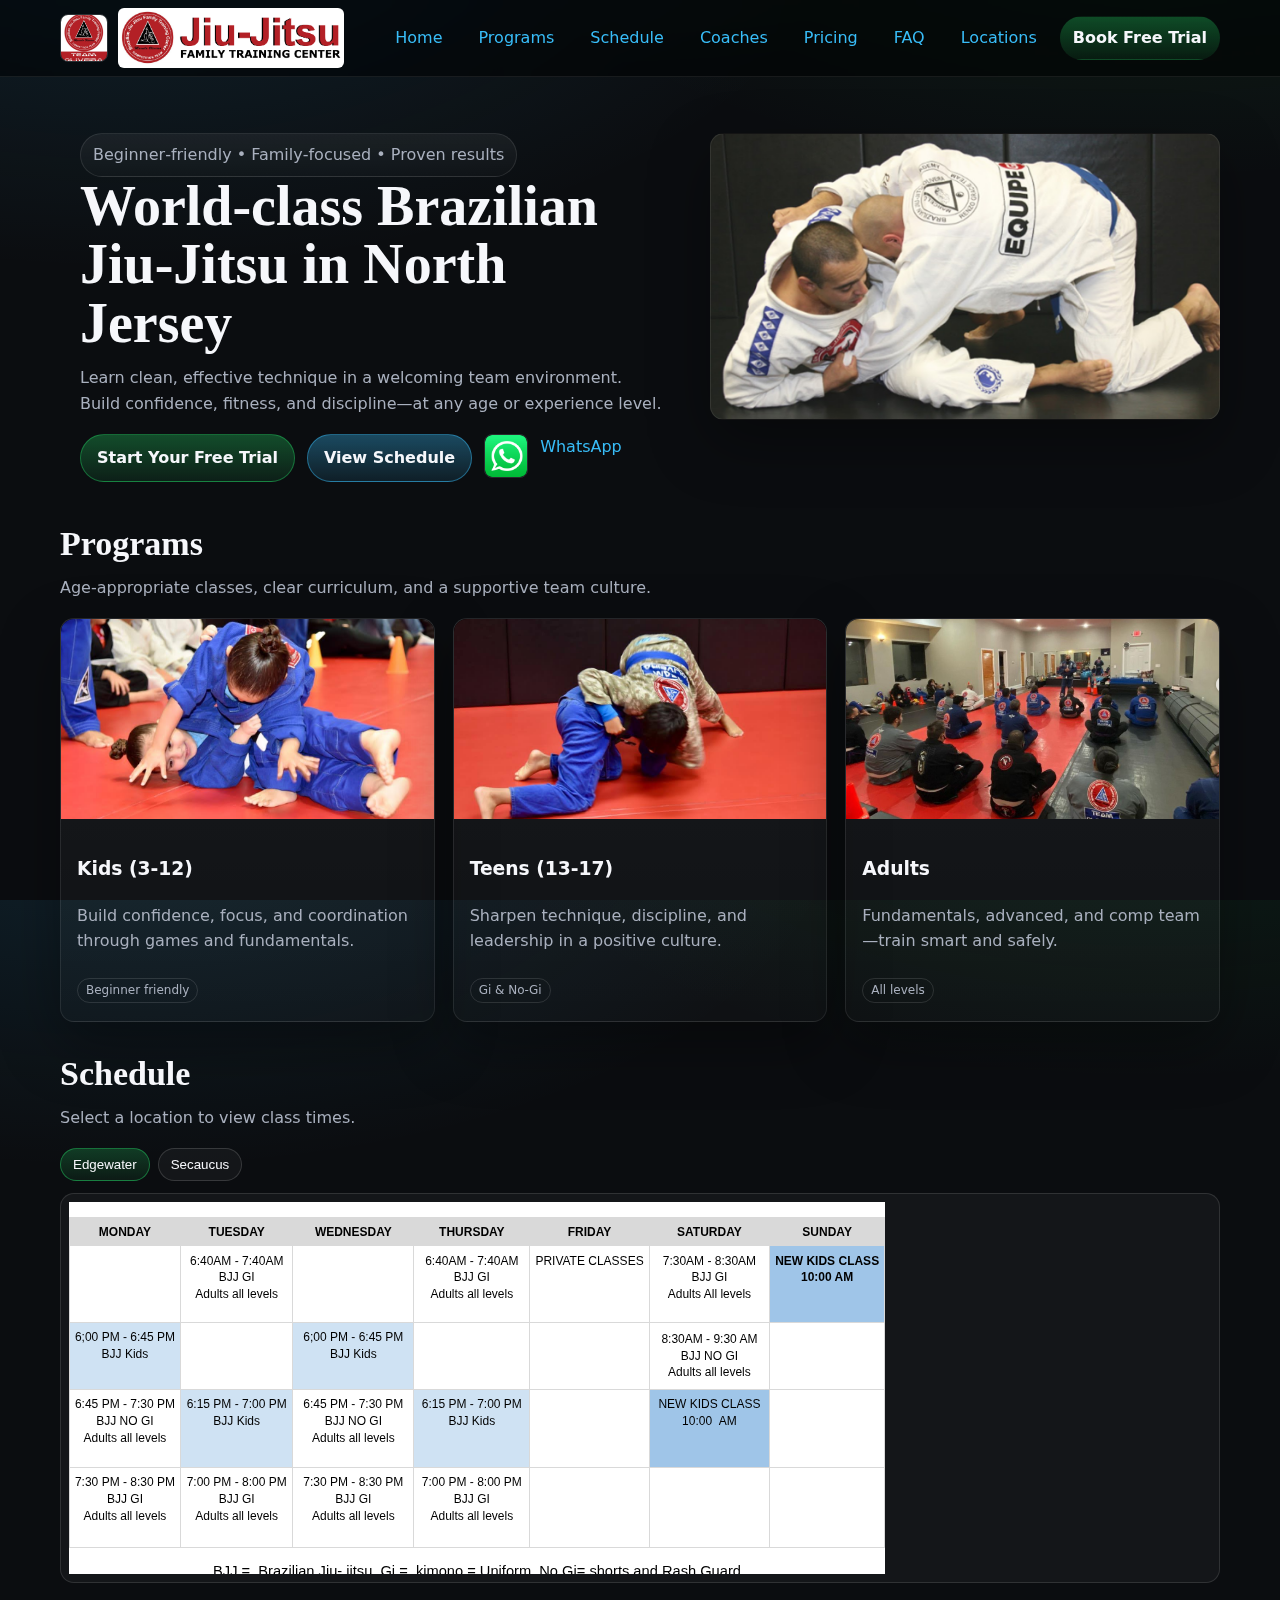
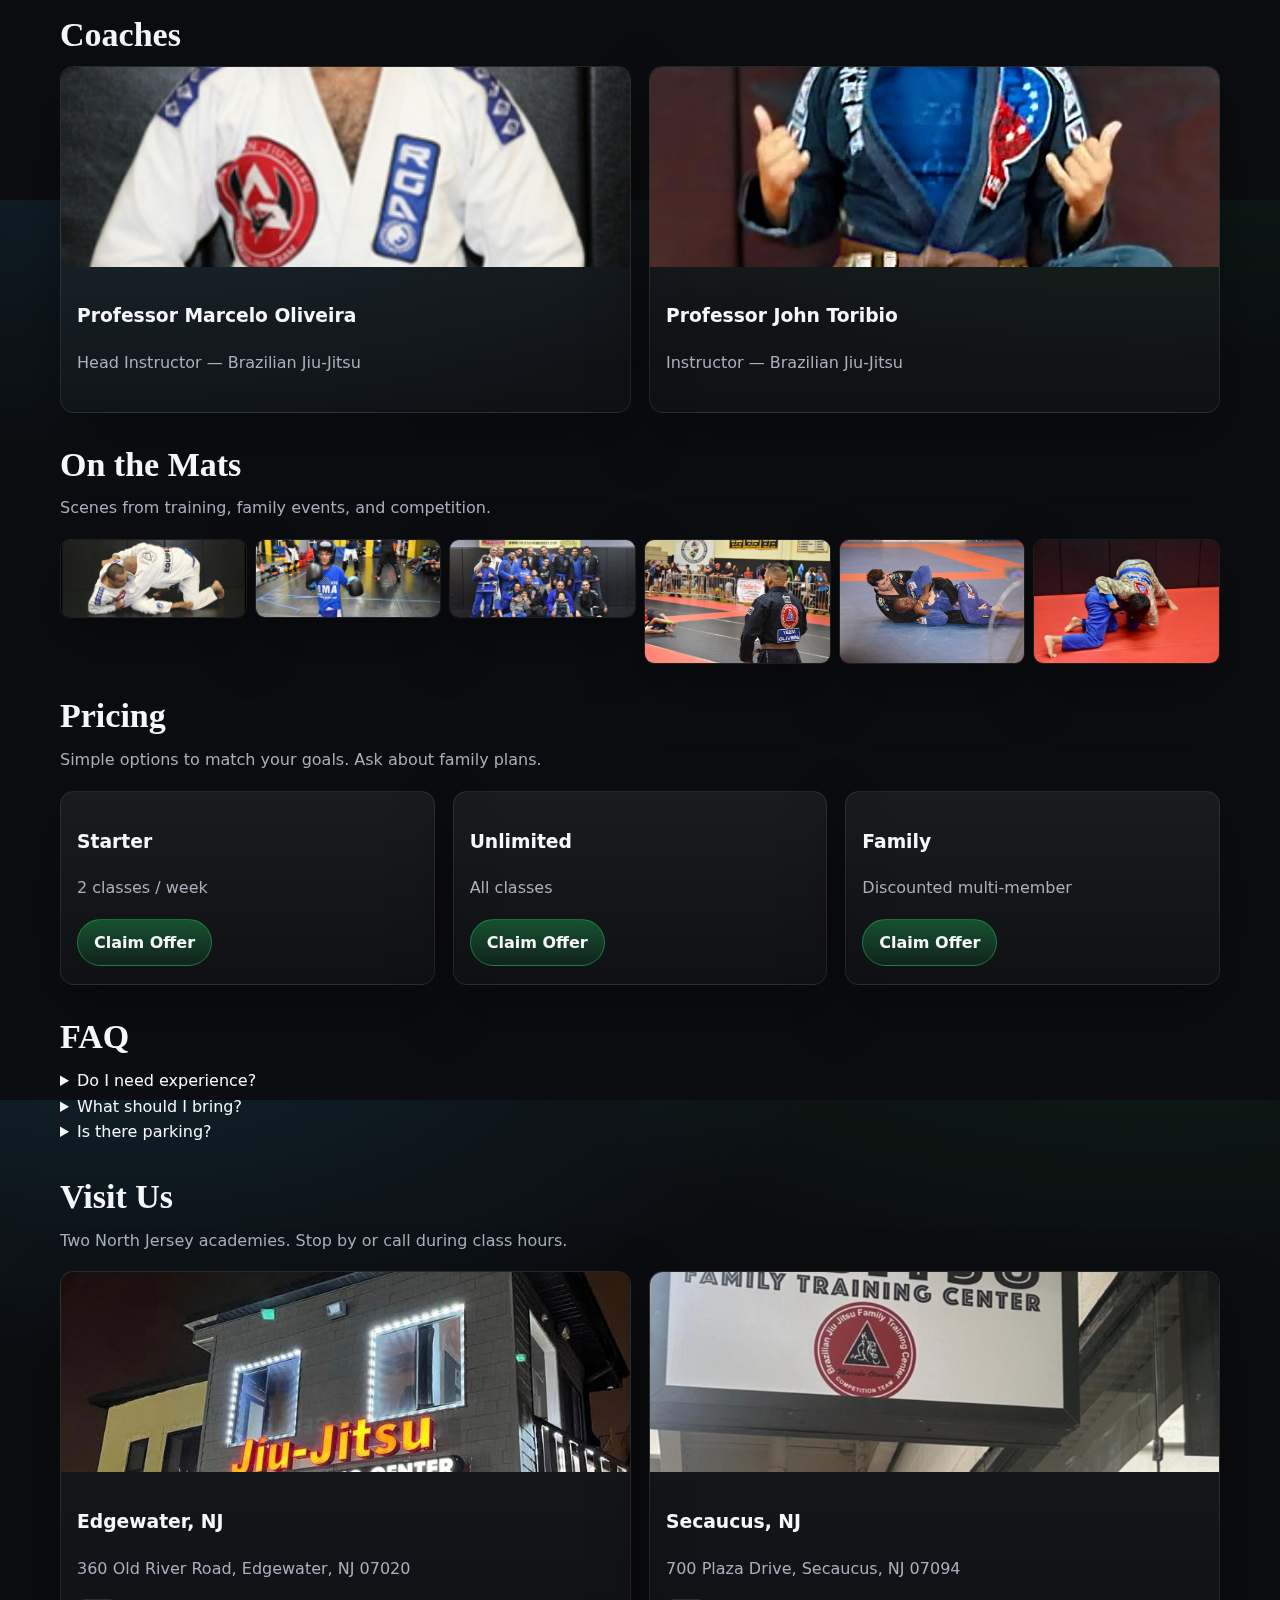
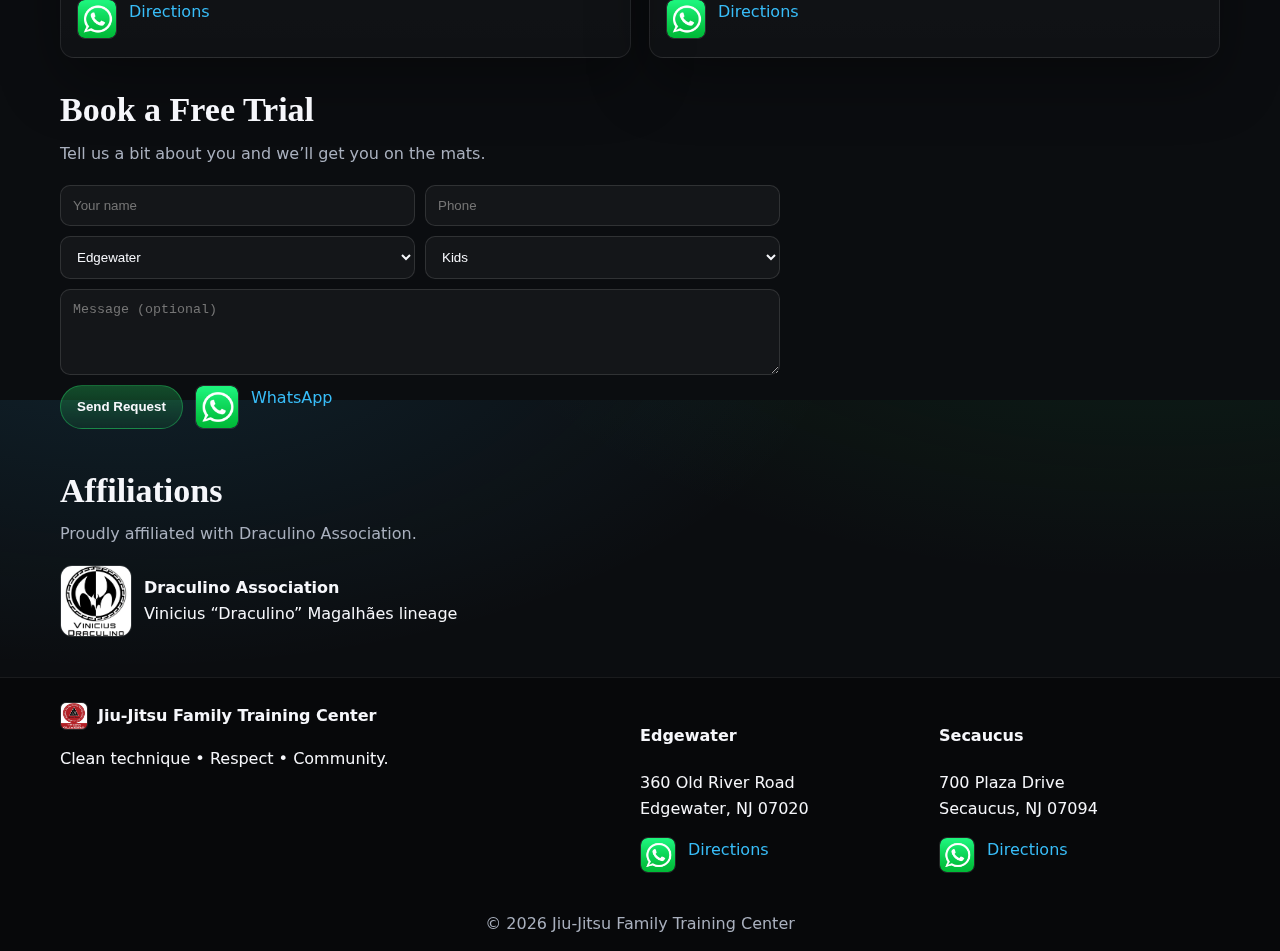
<file: index.html>
<!doctype html>
<html lang="en">
  <head>
    <meta charset="utf-8" />
    <meta name="viewport" content="width=device-width, initial-scale=1" />
    <title>FTC — Jiu‑Jitsu Family Training Center</title>
    <link rel="icon" href="images/team-oliveira-logo.jpg" />
    <link rel="stylesheet" href="styles.css" />
  </head>
  <body id="top">
    <header>
      <nav class="nav" id="nav">
        <a class="brand" href="#top" aria-label="FTC Home">
          <img class="small" src="images/team-oliveira-logo.jpg" alt="Team Oliveira crest" />
          <img class="long" src="images/ftc-site-logo-2025.png" alt="FTC — Jiu‑Jitsu Family Training Center" />
        </a>
        <div class="navlinks">
          <a href="#welcome">Home</a>
          <a href="#programs">Programs</a>
          <a href="#schedule">Schedule</a>
          <a href="#coaches">Coaches</a>
          <a href="#pricing">Pricing</a>
          <a href="#faq">FAQ</a>
          <a href="#locations">Locations</a>
          <a href="#contact" class="cta">Book Free Trial</a>
        </div>
        <button class="menu-btn" id="menuToggle" aria-label="Open menu" aria-expanded="false">☰</button>
      </nav>
    </header>

    <main>
      <!-- HERO -->
      <section class="hero section" id="welcome">
        <div class="wrap" style="padding-left:0; padding-right:0">
          <div style="padding: 0 20px">
            <span class="tag">Beginner‑friendly • Family‑focused • Proven results</span>
            <h1>World‑class Brazilian Jiu‑Jitsu in North Jersey</h1>
            <p class="section-sub">Learn clean, effective technique in a welcoming team environment. Build confidence, fitness, and discipline—at any age or experience level.</p>
            <div class="info">
              <a class="cta" href="#contact">Start Your Free Trial</a>
              <a class="cta" href="#schedule" style="border-color: rgba(56,189,248,.45); background: linear-gradient(180deg, rgba(56,189,248,.35), rgba(56,189,248,.1));">View Schedule</a>
              <a href="tel:+16463193759" title="Call FTC" aria-label="Call FTC" class="icon-call">
                <img src="images/whatsapp-button.png" alt="Call FTC" style="width: 44px; height: auto; border-radius: 8px; border: 1px solid rgba(255,255,255,.12)" />
              </a>
              <a href="https://wa.me/16463193759" target="_blank" rel="noopener">WhatsApp</a>
            </div>
          </div>
          <div class="poster" id="heroPoster" role="img" aria-label="Training on the mats" style="background-image:url('images/banner-1.jpg')"></div>
        </div>
      </section>

      <!-- PROGRAMS -->
      <section id="programs" class="section" aria-label="Programs">
        <h2>Programs</h2>
        <p class="section-sub">Age‑appropriate classes, clear curriculum, and a supportive team culture.</p>
        <div class="grid">
          <article class="card"><div class="img" style="background-image:url('images/kids2.jpg')"></div><div class="body"><h3>Kids (3‑12)</h3><p class="section-sub">Build confidence, focus, and coordination through games and fundamentals.</p><span class="pill">Beginner friendly</span></div></article>
          <article class="card"><div class="img" style="background-image:url('images/teens.jpg')"></div><div class="body"><h3>Teens (13‑17)</h3><p class="section-sub">Sharpen technique, discipline, and leadership in a positive culture.</p><span class="pill">Gi & No‑Gi</span></div></article>
          <article class="card"><div class="img" style="background-image:url('images/adults-class.jpg')"></div><div class="body"><h3>Adults</h3><p class="section-sub">Fundamentals, advanced, and comp team—train smart and safely.</p><span class="pill">All levels</span></div></article>
        </div>
      </section>

      <!-- SCHEDULE (tabs by location) -->
      <section id="schedule" class="section" aria-label="Schedule">
        <h2>Schedule</h2>
        <p class="section-sub">Select a location to view class times.</p>
        <div class="tabs" role="tablist">
          <button id="tab-edgewater" class="active" role="tab" aria-controls="panel-edgewater" aria-selected="true">Edgewater</button>
          <button id="tab-secaucus" role="tab" aria-controls="panel-secaucus" aria-selected="false">Secaucus</button>
        </div>
        <div id="panel-edgewater" role="tabpanel" aria-labelledby="tab-edgewater">
          <div style="border:1px solid rgba(255,255,255,.12); border-radius:14px; overflow:hidden; background:rgba(255,255,255,.04)">
            <iframe title="Edgewater Class Schedule" style="width:100%; height:380px; border:0" loading="lazy" src="images/pub.html"></iframe>
          </div>
        </div>
        <div id="panel-secaucus" role="tabpanel" aria-labelledby="tab-secaucus" hidden>
          <div style="border:1px solid rgba(255,255,255,.12); border-radius:14px; overflow:hidden; background:rgba(255,255,255,.04)">
            <iframe title="Secaucus Class Schedule" style="width:100%; height:380px; border:0" loading="lazy" src="images/pub(1).html"></iframe>
          </div>
        </div>
      </section>

      <!-- COACHES -->
      <section id="coaches" class="section" aria-label="Coaches">
        <h2>Coaches</h2>
        <div class="grid">
          <article class="card" style="grid-column: span 6"><div class="img" style="background-image:url('images/professor.jpg')"></div><div class="body"><h3>Professor Marcelo Oliveira</h3><p class="section-sub">Head Instructor — Brazilian Jiu‑Jitsu</p></div></article>
          <article class="card" style="grid-column: span 6"><div class="img" style="background-image:url('images/professor-john.jpg')"></div><div class="body"><h3>Professor John Toribio</h3><p class="section-sub">Instructor — Brazilian Jiu‑Jitsu</p></div></article>
        </div>
      </section>

      <!-- GALLERY -->
      <section class="section" aria-label="On the Mats">
        <h2>On the Mats</h2>
        <p class="section-sub">Scenes from training, family events, and competition.</p>
        <div class="gallery">
          <img loading="lazy" src="images/banner-1.jpg" alt="Mat talk" />
          <img loading="lazy" src="images/banner-2.jpg" alt="Gi fundamentals" />
          <img loading="lazy" src="images/banner-3.jpg" alt="Kids MMA class" />
          <img loading="lazy" src="images/tournament.jpg" alt="Tournament action" />
          <img loading="lazy" src="images/tournament2.jpg" alt="Tournament action" />
          <img loading="lazy" src="images/teens.jpg" alt="Teens drilling" />
        </div>
      </section>

      <!-- PRICING -->
      <section id="pricing" class="section" aria-label="Pricing">
        <h2>Pricing</h2>
        <p class="section-sub">Simple options to match your goals. Ask about family plans.</p>
        <div class="grid">
          <article class="card"><div class="body"><h3>Starter</h3><p class="section-sub">2 classes / week</p><a class="cta" href="#contact">Claim Offer</a></div></article>
          <article class="card"><div class="body"><h3>Unlimited</h3><p class="section-sub">All classes</p><a class="cta" href="#contact">Claim Offer</a></div></article>
          <article class="card"><div class="body"><h3>Family</h3><p class="section-sub">Discounted multi‑member</p><a class="cta" href="#contact">Claim Offer</a></div></article>
        </div>
      </section>

      <!-- FAQ -->
      <section id="faq" class="section" aria-label="FAQ">
        <h2>FAQ</h2>
        <details><summary>Do I need experience?</summary><p class="section-sub">No. Start in Fundamentals—coaches meet you at your level and pace.</p></details>
        <details><summary>What should I bring?</summary><p class="section-sub">Water and workout clothes. We have loaner gis; rashguards/shorts for No‑Gi.</p></details>
        <details><summary>Is there parking?</summary><p class="section-sub">Yes—easy parking near both academies.</p></details>
      </section>

      <!-- LOCATIONS -->
      <section id="locations" class="section" aria-label="Locations">
        <h2>Visit Us</h2>
        <p class="section-sub">Two North Jersey academies. Stop by or call during class hours.</p>
        <div class="grid">
          <article class="card" style="grid-column: span 6">
            <div class="img" style="background-image:url('images/storefront-night.jpg')"></div>
            <div class="body">
              <h3>Edgewater, NJ</h3>
              <p class="section-sub">360 Old River Road, Edgewater, NJ 07020</p>
              <div class="info">
                <a href="tel:+16463193759" aria-label="Call Edgewater" title="Call Edgewater" class="icon-call"><img src="images/whatsapp-button.png" alt="Call Edgewater" style="width: 40px; height: auto; border-radius: 8px; border: 1px solid rgba(255,255,255,.12)" /></a>
                <a href="https://maps.google.com/?q=360%20Old%20River%20Road%2C%20Edgewater%2C%20NJ%2007020" target="_blank" rel="noopener">Directions</a>
              </div>
            </div>
          </article>
          <article class="card" style="grid-column: span 6">
            <div class="img" style="background-image:url('images/storefront-secaucus.jpg')"></div>
            <div class="body">
              <h3>Secaucus, NJ</h3>
              <p class="section-sub">700 Plaza Drive, Secaucus, NJ 07094</p>
              <div class="info">
                <a href="tel:+16463193759" aria-label="Call Secaucus" title="Call Secaucus" class="icon-call"><img src="images/whatsapp-button.png" alt="Call Secaucus" style="width: 40px; height: auto; border-radius: 8px; border: 1px solid rgba(255,255,255,.12)" /></a>
                <a href="https://maps.google.com/?q=700%20Plaza%20Drive%2C%20Secaucus%2C%20NJ%2007094" target="_blank" rel="noopener">Directions</a>
              </div>
            </div>
          </article>
        </div>
      </section>

      <!-- CONTACT -->
      <section id="contact" class="section" aria-label="Contact">
        <h2>Book a Free Trial</h2>
        <p class="section-sub">Tell us a bit about you and we’ll get you on the mats.</p>
        <form id="contactForm" style="display:grid; gap:10px; max-width:720px">
          <div class="grid" style="grid-template-columns: repeat(12, 1fr); gap: 10px">
            <input required name="name" placeholder="Your name" style="grid-column: span 6; padding:12px; border-radius:10px; border:1px solid rgba(255,255,255,.12); background: rgba(255,255,255,.04); color: var(--text)" />
            <input required type="tel" name="phone" placeholder="Phone" style="grid-column: span 6; padding:12px; border-radius:10px; border:1px solid rgba(255,255,255,.12); background: rgba(255,255,255,.04); color: var(--text)" />
            <select name="location" style="grid-column: span 6; padding:12px; border-radius:10px; border:1px solid rgba(255,255,255,.12); background: rgba(255,255,255,.04); color: var(--text)">
              <option value="Edgewater">Edgewater</option>
              <option value="Secaucus">Secaucus</option>
            </select>
            <select name="program" style="grid-column: span 6; padding:12px; border-radius:10px; border:1px solid rgba(255,255,255,.12); background: rgba(255,255,255,.04); color: var(--text)">
              <option value="Kids">Kids</option>
              <option value="Teens">Teens</option>
              <option value="Adults">Adults</option>
            </select>
            <textarea name="message" rows="4" placeholder="Message (optional)" style="grid-column: span 12; padding:12px; border-radius:10px; border:1px solid rgba(255,255,255,.12); background: rgba(255,255,255,.04); color: var(--text)"></textarea>
          </div>
          <div class="info">
            <button type="submit" class="cta">Send Request</button>
            <a href="tel:+16463193759" aria-label="Call FTC" title="Call FTC" class="icon-call"><img src="images/whatsapp-button.png" alt="Call FTC" style="width: 44px; height: auto; border-radius: 8px; border: 1px solid rgba(255,255,255,.12)" /></a>
            <a href="https://wa.me/16463193759" target="_blank" rel="noopener">WhatsApp</a>
          </div>
          <div id="formStatus" class="section-sub" role="status" aria-live="polite"></div>
        </form>
      </section>

      <!-- AFFILIATIONS -->
      <section id="affiliations" class="section" aria-label="Affiliations">
        <h2>Affiliations</h2>
        <p class="section-sub">Proudly affiliated with Draculino Association.</p>
        <div style="display:flex; gap:18px; align-items:center; flex-wrap:wrap">
          <div style="display:flex; align-items:center; gap:12px">
            <img src="images/draculino-logo.jpg" alt="Draculino Association crest" style="width:72px; height:72px; border-radius:12px; border:1px solid rgba(255,255,255,.12)" />
            <div>
              <strong>Draculino Association</strong>
              <div class="section-sub">Vinicius “Draculino” Magalhães lineage</div>
            </div>
          </div>
        </div>
      </section>
    </main>

    <footer>
      <div class="foot">
        <div>
          <div style="display:flex; align-items:center; gap:10px; margin:0 0 6px">
            <img src="images/team-oliveira-logo.jpg" alt="Team Oliveira crest" style="width:28px; height:28px; border-radius:6px; border:1px solid rgba(255,255,255,.12)"/>
            <strong>Jiu‑Jitsu Family Training Center</strong>
          </div>
          <p class="section-sub">Clean technique • Respect • Community.</p>
        </div>
        <div>
          <h4>Edgewater</h4>
          <p class="section-sub">360 Old River Road<br/>Edgewater, NJ 07020</p>
          <div class="info"><a href="tel:+16463193759" aria-label="Call Edgewater" title="Call Edgewater" class="icon-call"><img src="images/whatsapp-button.png" alt="Call Edgewater" style="width: 36px; height: auto; border-radius: 8px; border: 1px solid rgba(255,255,255,.12)" /></a> <a href="https://maps.google.com/?q=360%20Old%20River%20Road%2C%20Edgewater%2C%20NJ%2007020" target="_blank" rel="noopener">Directions</a></div>
        </div>
        <div>
          <h4>Secaucus</h4>
          <p class="section-sub">700 Plaza Drive<br/>Secaucus, NJ 07094</p>
          <div class="info"><a href="tel:+16463193759" aria-label="Call Secaucus" title="Call Secaucus" class="icon-call"><img src="images/whatsapp-button.png" alt="Call Secaucus" style="width: 36px; height: auto; border-radius: 8px; border: 1px solid rgba(255,255,255,.12)" /></a> <a href="https://maps.google.com/?q=700%20Plaza%20Drive%2C%20Secaucus%2C%20NJ%2007094" target="_blank" rel="noopener">Directions</a></div>
        </div>
      </div>
      <div class="copyright">© <span id="year"></span> Jiu‑Jitsu Family Training Center</div>
    </footer>

    <script>
      // Mobile menu
      const nav = document.getElementById('nav');
      const menuToggle = document.getElementById('menuToggle');
      if (nav && menuToggle) {
        const navLinks = nav.querySelectorAll('.navlinks a');
        const toggleMenu = () => {
          const isOpen = nav.classList.toggle('open');
          menuToggle.setAttribute('aria-expanded', String(isOpen));
          menuToggle.setAttribute('aria-label', isOpen ? 'Close menu' : 'Open menu');
        };
        const closeMenu = () => { if (nav.classList.contains('open')) toggleMenu(); };
        menuToggle.addEventListener('click', toggleMenu);
        navLinks.forEach(l => l.addEventListener('click', closeMenu));
        document.addEventListener('click', (e) => { if (!nav.contains(e.target) && e.target !== menuToggle) closeMenu(); });
        document.addEventListener('keydown', (e) => { if (e.key === 'Escape') closeMenu(); });
      }

      // Hero rotator (respects reduced motion)
      const heroImgs = ['images/banner-1.jpg','images/banner-2.jpg','images/banner-3.jpg','images/banner-4.jpg','images/banner-5.jpg','images/banner-6.jpg'];
      const poster = document.getElementById('heroPoster');
      const prefersReducedMotion = window.matchMedia('(prefers-reduced-motion: reduce)');
      let heroTimer;
      function startHero() {
        if (!poster || prefersReducedMotion.matches || heroTimer) return;
        let i = 0;
        heroTimer = setInterval(() => {
          i = (i + 1) % heroImgs.length;
          poster.style.backgroundImage = `url('${heroImgs[i]}')`;
        }, 4800);
      }
      function stopHero() { if (heroTimer) { clearInterval(heroTimer); heroTimer = null; } }
      prefersReducedMotion.matches ? stopHero() : startHero();
      if (typeof prefersReducedMotion.addEventListener === 'function') {
        prefersReducedMotion.addEventListener('change', e => { stopHero(); if (!e.matches) startHero(); });
      }

      // Schedule tabs
      const tabEdge = document.getElementById('tab-edgewater');
      const tabSec = document.getElementById('tab-secaucus');
      const panelEdge = document.getElementById('panel-edgewater');
      const panelSec = document.getElementById('panel-secaucus');
      function activateTab(which) {
        const isEdge = which === 'edge';
        tabEdge.classList.toggle('active', isEdge);
        tabSec.classList.toggle('active', !isEdge);
        tabEdge.setAttribute('aria-selected', String(isEdge));
        tabSec.setAttribute('aria-selected', String(!isEdge));
        panelEdge.hidden = !isEdge;
        panelSec.hidden = isEdge;
      }
      tabEdge?.addEventListener('click', () => activateTab('edge'));
      tabSec?.addEventListener('click', () => activateTab('sec'));

      // Contact form — show confirmation without leaving page
      const form = document.getElementById('contactForm');
      const statusEl = document.getElementById('formStatus');
      form?.addEventListener('submit', (e) => {
        e.preventDefault();
        const data = new FormData(form);
        const name = data.get('name') || 'Friend';
        statusEl.textContent = `Thanks, ${name}! We’ll text or call you shortly.`;
        form.reset();
      });

      // Footer year
      document.getElementById('year').textContent = new Date().getFullYear();
    </script>
  </body>
</html>
</file>
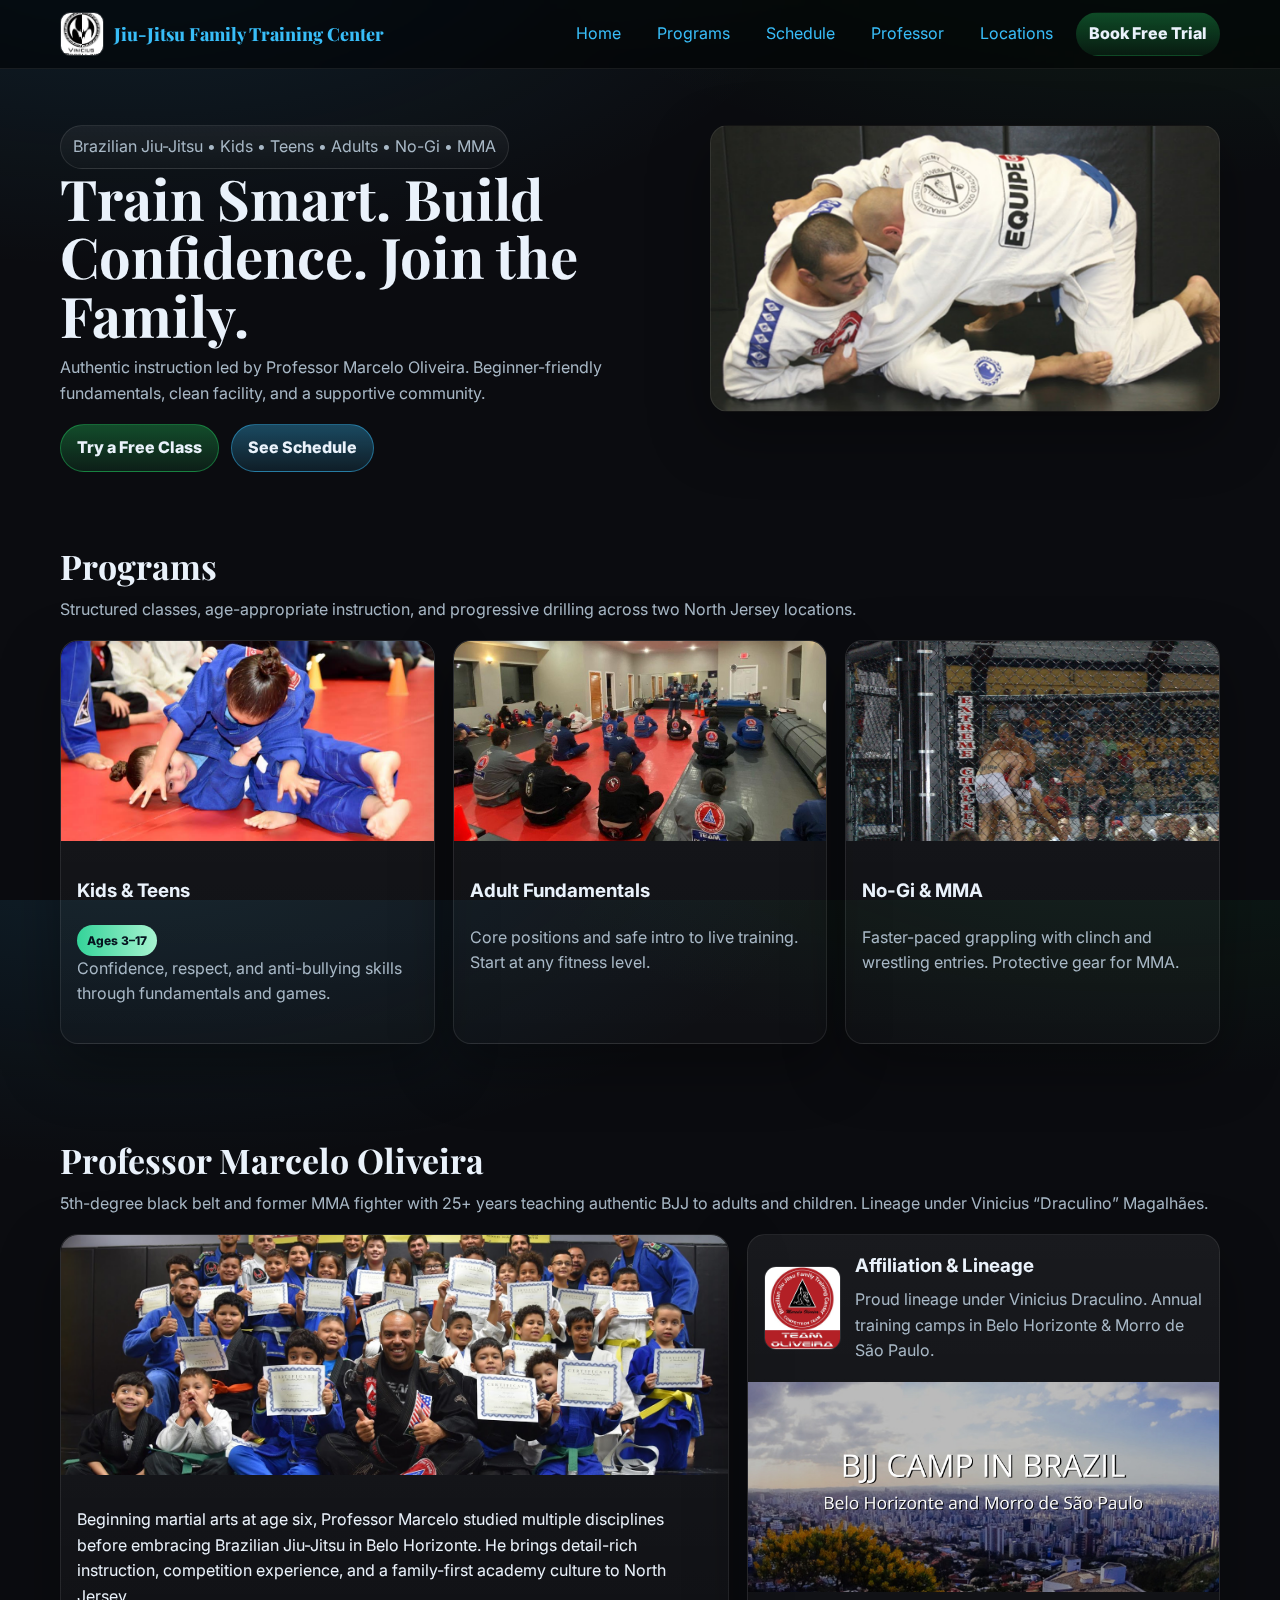
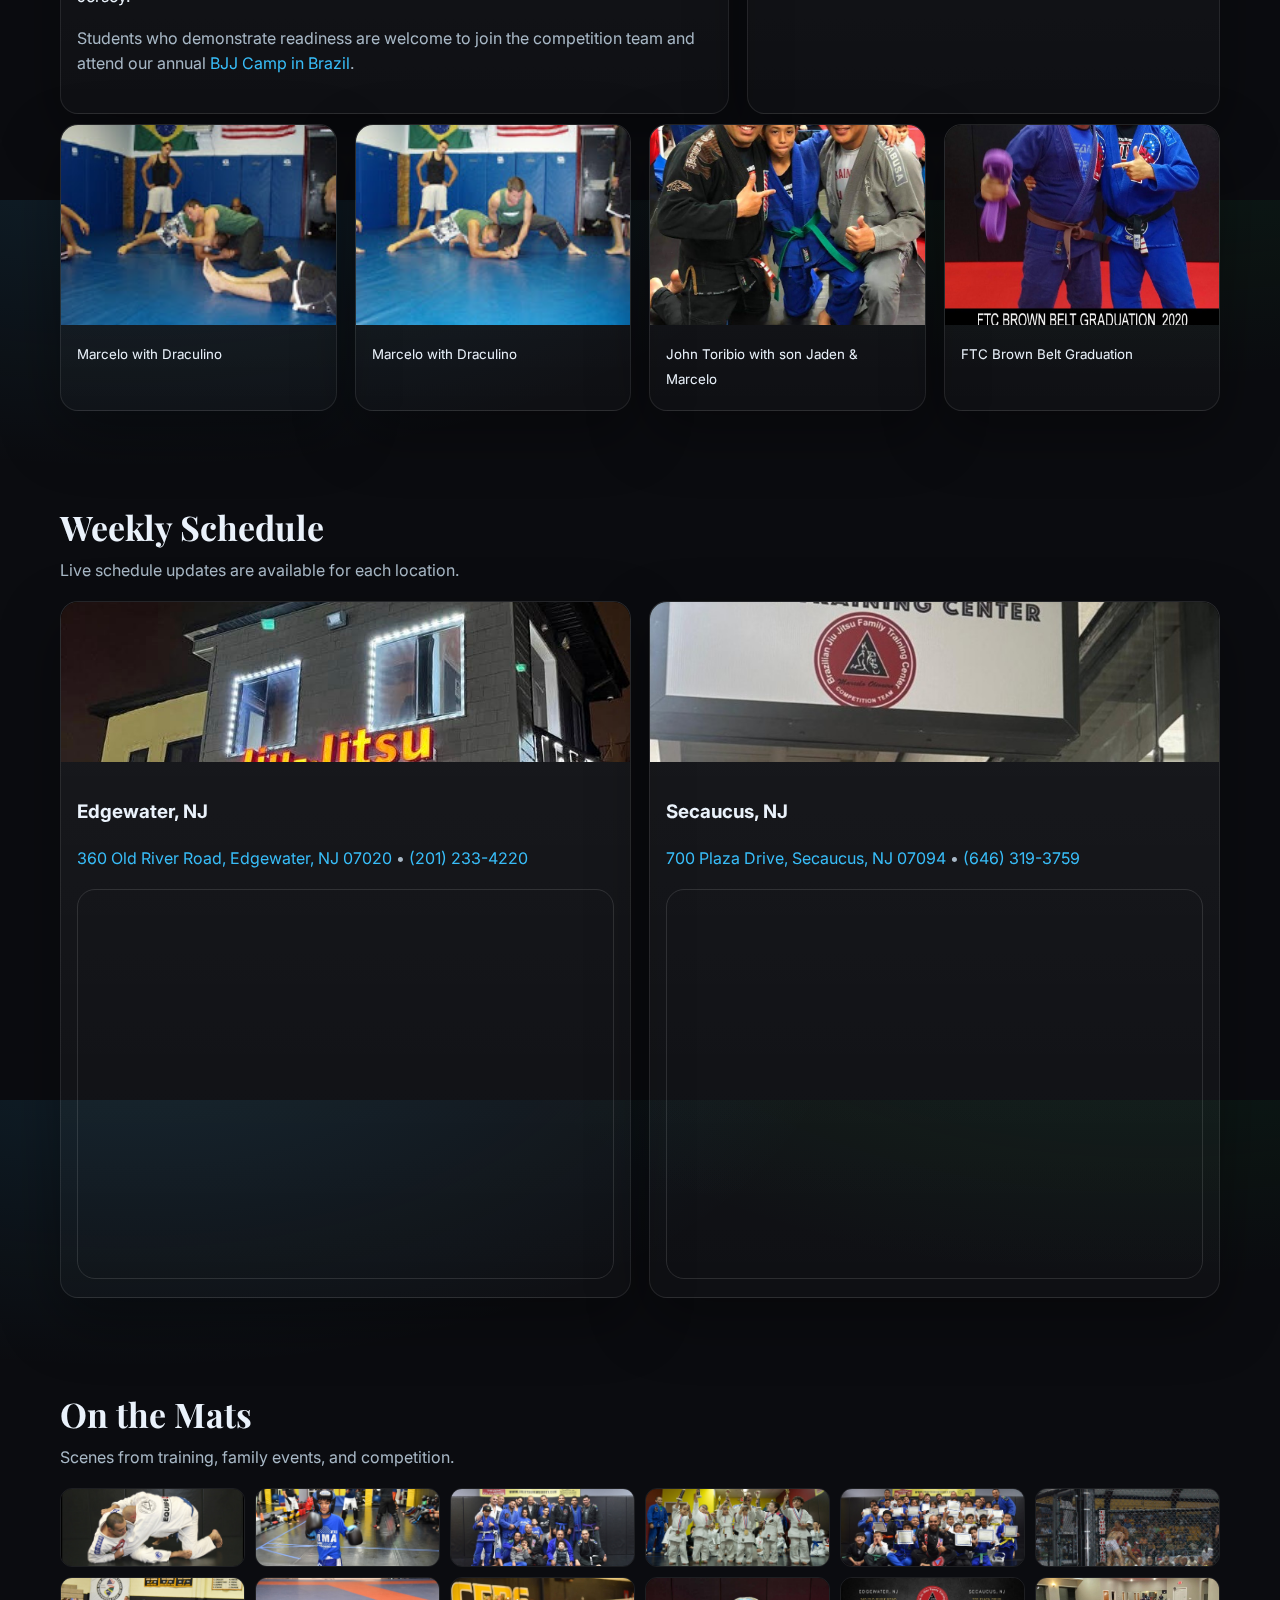
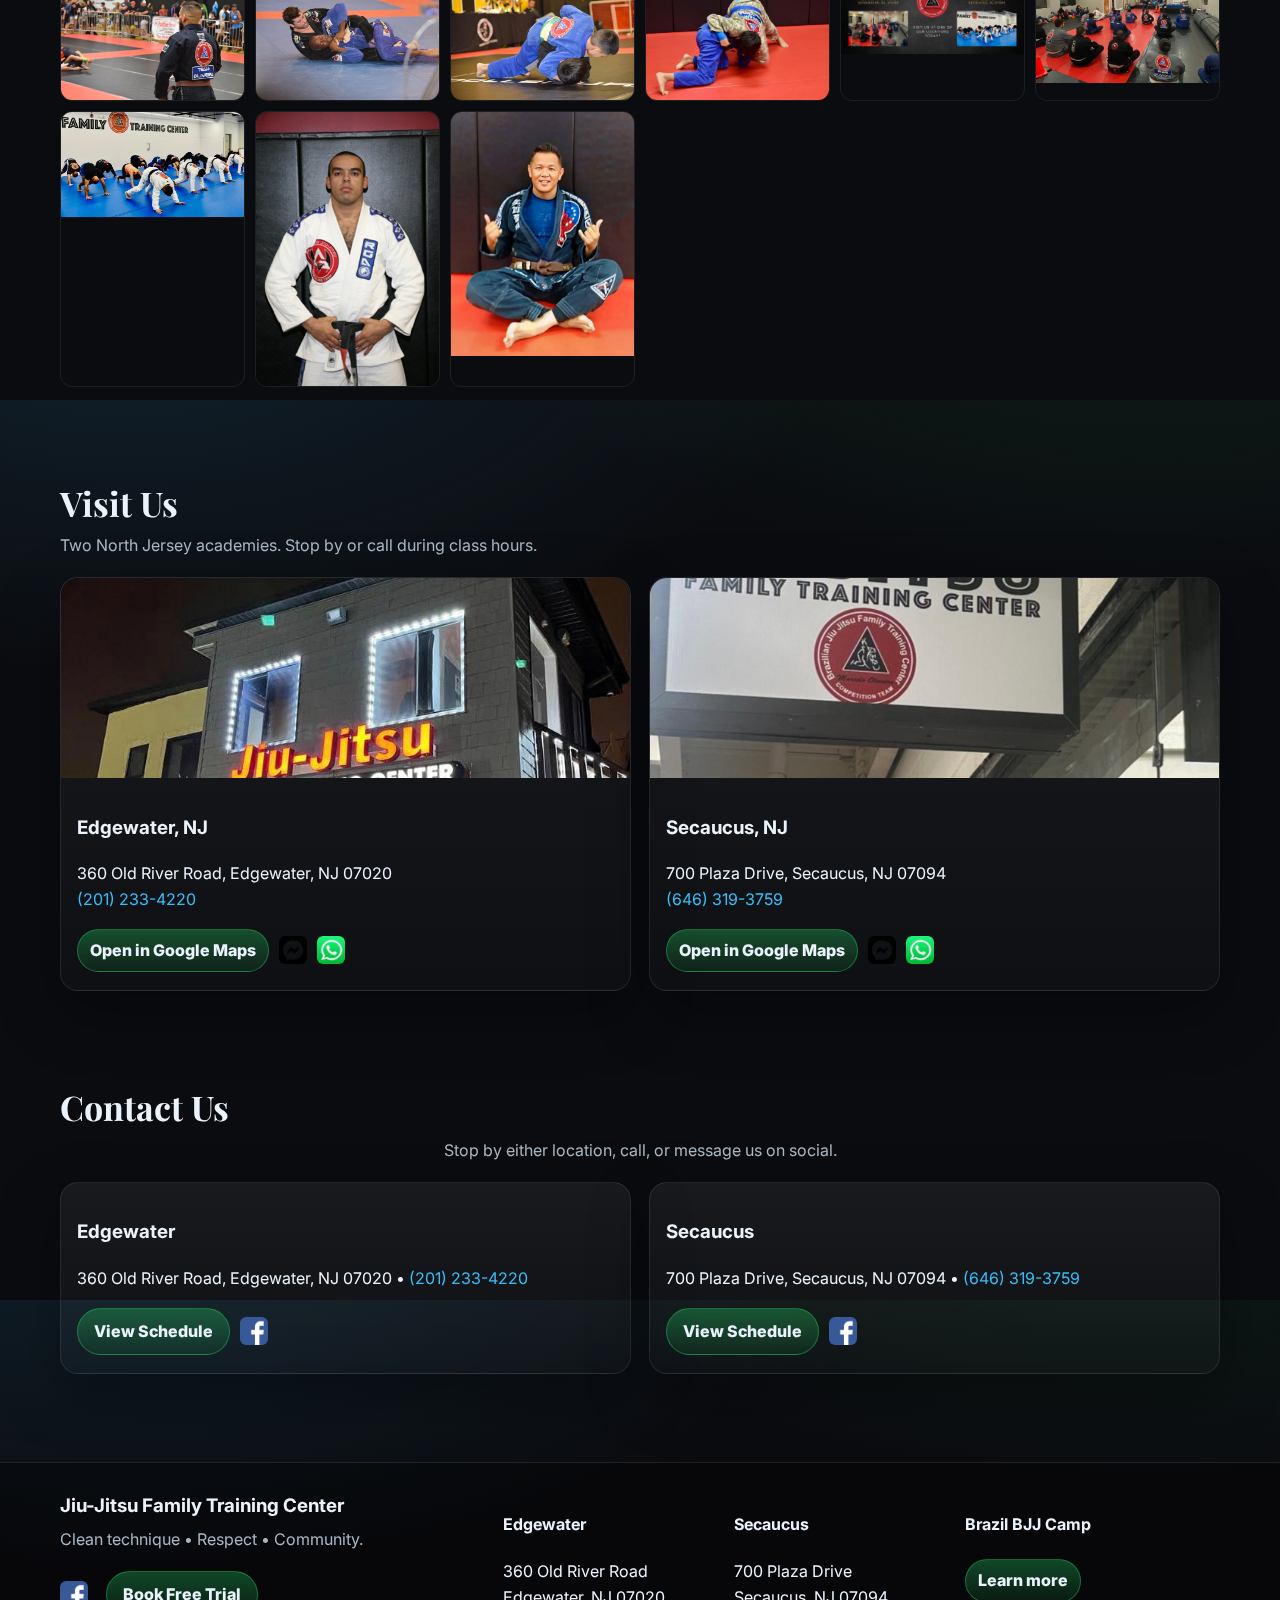
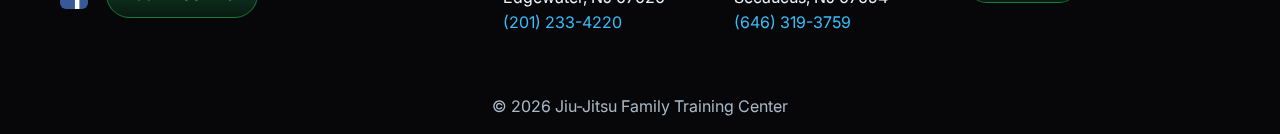
<file: Jiu-Jitsu Family Training Center - BJJ and MMA with Professor Marcelo Oliveira_files/index.html>
<!DOCTYPE html>
<html lang="en">
  <head>
    <meta charset="utf-8" />
    <meta name="viewport" content="width=device-width, initial-scale=1" />
    <title>
      Jiu-Jitsu Family Training Center — BJJ & MMA with Professor Marcelo
      Oliveira
    </title>
    <meta
      name="description"
      content="Brazilian Jiu-Jitsu & Mixed Martial Arts for kids, teens, and adults in Edgewater & Secaucus, NJ. Beginner-friendly classes, clean facility, supportive team culture."
    />
    <meta property="og:type" content="website" />
    <meta
      property="og:title"
      content="Jiu-Jitsu Family Training Center — Train Smart. Join the Family."
    />
    <meta
      property="og:description"
      content="Authentic BJJ and MMA instruction in North Jersey. Kids • Teens • Adults • No-Gi • MMA."
    />
    <meta property="og:image" content="banner-1.jpg" />
    <link rel="icon" href="draculino-logo.jpg" type="image/jpeg" />
    <link rel="preconnect" href="https://fonts.googleapis.com" />
    <link rel="preconnect" href="https://fonts.gstatic.com" crossorigin />
    <link
      href="https://fonts.googleapis.com/css2?family=Inter:wght@400;600;800&family=Playfair+Display:wght@600;700&display=swap"
      rel="stylesheet"
    />

    <style>
      :root {
        --bg: #0b0c10;
        --surface: #121318;
        --text: #eaf2fb;
        --muted: #a8b8c6;
        --brand: #22c55e;
        --accent: #38bdf8;
        --radius: 18px;
        --shadow: 0 22px 60px rgba(0, 0, 0, 0.35);
      }
      * {
        box-sizing: border-box;
      }
      html,
      body {
        height: 100%;
      }
      body {
        margin: 0;
        color: var(--text);
        font: 16px/1.6 Inter, system-ui, -apple-system, Segoe UI, Roboto, Arial,
          sans-serif;
        background: radial-gradient(
            1200px 600px at 10% -10%,
            rgba(56, 189, 248, 0.12),
            transparent 60%
          ),
          radial-gradient(
            1200px 600px at 90% -20%,
            rgba(34, 197, 94, 0.12),
            transparent 60%
          ),
          var(--bg);
      }
      a {
        color: var(--accent);
        text-decoration: none;
      }
      a:hover {
        text-decoration: underline;
      }
      img {
        max-width: 100%;
        height: auto;
        display: block;
      }

      header {
        position: sticky;
        top: 0;
        z-index: 50;
        backdrop-filter: blur(8px) saturate(1.2);
        background: rgba(0, 0, 0, 0.55);
        border-bottom: 1px solid rgba(255, 255, 255, 0.08);
      }
      .nav {
        max-width: 1200px;
        margin: 0 auto;
        padding: 12px 20px;
        display: flex;
        gap: 14px;
        align-items: center;
      }
      .brand {
        display: flex;
        gap: 10px;
        align-items: center;
      }
      .brand img {
        width: 44px;
        height: 44px;
        object-fit: cover;
        border-radius: 10px;
        border: 1px solid rgba(255, 255, 255, 0.15);
      }
      .brand-title {
        font: 800 18px/1 Playfair Display, serif;
      }
      .navlinks {
        margin-left: auto;
        display: flex;
        gap: 10px;
        align-items: center;
        flex-wrap: wrap;
      }
      .navlinks a {
        padding: 8px 12px;
        border-radius: 999px;
        border: 1px solid transparent;
      }
      .navlinks a:hover {
        border-color: rgba(255, 255, 255, 0.18);
      }
      .cta {
        display: inline-flex;
        align-items: center;
        gap: 8px;
        padding: 10px 16px;
        border-radius: 999px;
        border: 1px solid rgba(34, 197, 94, 0.45);
        background: linear-gradient(
          180deg,
          rgba(34, 197, 94, 0.35),
          rgba(34, 197, 94, 0.1)
        );
        color: var(--text);
        font-weight: 800;
      }
      .menu-btn {
        display: none;
        margin-left: auto;
        font-size: 24px;
        cursor: pointer;
        background: none;
        border: 0;
        color: var(--text);
      }

      .section {
        max-width: 1200px;
        margin: 0 auto;
        padding: 48px 20px;
      }
      .section-title {
        font: 700 34px/1.2 Playfair Display, serif;
        margin: 0 0 10px;
      }
      .section-sub {
        color: var(--muted);
        margin: 0 0 18px;
      }

      .hero .wrap {
        max-width: 1200px;
        margin: 0 auto;
        padding: 56px 20px 26px;
        display: grid;
        grid-template-columns: 1.1fr 0.9fr;
        gap: 26px;
      }
      h1 {
        font-family: Playfair Display, serif;
        font-size: clamp(30px, 5vw, 56px);
        line-height: 1.05;
        margin: 0 0 10px;
      }
      .tag {
        display: inline-flex;
        padding: 8px 12px;
        border: 1px solid rgba(255, 255, 255, 0.1);
        border-radius: 999px;
        background: linear-gradient(
          180deg,
          rgba(255, 255, 255, 0.06),
          rgba(255, 255, 255, 0.02)
        );
        color: var(--muted);
      }
      .poster {
        aspect-ratio: 16/9;
        border-radius: var(--radius);
        overflow: hidden;
        border: 1px solid rgba(255, 255, 255, 0.08);
        box-shadow: var(--shadow);
        background: #000 center/cover no-repeat;
      }

      .grid {
        display: grid;
        grid-template-columns: repeat(12, 1fr);
        gap: 18px;
      }
      .card {
        grid-column: span 4;
        background: linear-gradient(
          180deg,
          rgba(255, 255, 255, 0.06),
          rgba(255, 255, 255, 0.02)
        );
        border: 1px solid rgba(255, 255, 255, 0.09);
        border-radius: var(--radius);
        overflow: hidden;
        box-shadow: var(--shadow);
      }
      .card .img {
        height: 200px;
        background: #000 center/cover no-repeat;
      }
      .card .body {
        padding: 16px 16px 18px;
      }
      .pill {
        display: inline-flex;
        align-items: center;
        gap: 8px;
        padding: 6px 10px;
        border-radius: 999px;
        font-size: 12px;
        color: #06131f;
        background: linear-gradient(90deg, #34d399, #a7f3d0);
        font-weight: 800;
      }

      .locations .card {
        grid-column: span 6;
      }
      .locations .map {
        width: 100%;
        height: 240px;
        border: 0;
        border-radius: 12px;
      }

      .gallery {
        display: grid;
        grid-template-columns: repeat(6, 1fr);
        gap: 10px;
      }
      .gallery a {
        display: block;
        border-radius: 12px;
        overflow: hidden;
        border: 1px solid rgba(255, 255, 255, 0.08);
      }

      footer {
        margin-top: 40px;
        border-top: 1px solid rgba(255, 255, 255, 0.1);
        background: rgba(0, 0, 0, 0.35);
      }
      .foot {
        max-width: 1200px;
        margin: 0 auto;
        padding: 28px 20px;
        display: grid;
        grid-template-columns: 2fr 1fr 1fr 1.2fr;
        gap: 18px;
      }
      .socials {
        display: flex;
        gap: 10px;
        align-items: center;
      }
      .socials img {
        width: 28px;
        height: 28px;
        display: block;
        border-radius: 6px;
      }
      .copyright {
        padding: 14px 20px;
        text-align: center;
        color: var(--muted);
      }

      @media (max-width: 960px) {
        .hero .wrap {
          grid-template-columns: 1fr;
        }
        .card {
          grid-column: span 6;
        }
        .foot {
          grid-template-columns: 1fr 1fr;
        }
        .navlinks {
          display: none;
        }
        .menu-btn {
          display: block;
        }
        .nav.open .navlinks {
          display: flex;
          width: 100%;
        }
      }
      @media (max-width: 640px) {
        .card {
          grid-column: span 12;
        }
        .gallery {
          grid-template-columns: repeat(3, 1fr);
        }
      }
    </style>
  </head>
  <body>
    <!-- HEADER -->
    <header>
      <nav class="nav" id="nav">
        <a class="brand" href="#top">
          <img src="draculino-logo.jpg" alt="Vinicius Draculino crest" />
          <span class="brand-title">Jiu-Jitsu Family Training Center</span>
        </a>
        <div class="navlinks">
          <a href="#welcome">Home</a>
          <a href="#programs">Programs</a>
          <a href="#schedule">Schedule</a>
          <a href="#coaches">Professor</a>
          <a href="#locations">Locations</a>
          <a href="#contact" class="cta">Book Free Trial</a>
        </div>
        <button
          class="menu-btn"
          aria-label="Open menu"
          onclick="document.getElementById('nav').classList.toggle('open')"
        >
          ☰
        </button>
      </nav>
    </header>

    <!-- HERO -->
    <section class="hero" id="welcome">
      <div class="wrap">
        <div>
          <span class="tag"
            >Brazilian Jiu-Jitsu • Kids • Teens • Adults • No-Gi • MMA</span
          >
          <h1>Train Smart. Build Confidence. Join the Family.</h1>
          <p class="section-sub">
            Authentic instruction led by Professor Marcelo Oliveira.
            Beginner-friendly fundamentals, clean facility, and a supportive
            community.
          </p>
          <div
            style="display: flex; gap: 12px; flex-wrap: wrap; margin-top: 8px"
          >
            <a class="cta" href="#contact">Try a Free Class</a>
            <a
              class="cta"
              style="
                border-color: rgba(56, 189, 248, 0.45);
                background: linear-gradient(
                  180deg,
                  rgba(56, 189, 248, 0.35),
                  rgba(56, 189, 248, 0.1)
                );
              "
              href="#schedule"
              >See Schedule</a
            >
          </div>
        </div>
        <div
          class="poster"
          id="heroPoster"
          role="img"
          aria-label="Training on the mats"
          style="background-image: url('banner-1.jpg')"
        ></div>
      </div>
    </section>

    <!-- PROGRAMS -->
    <section id="programs" class="section" aria-label="Programs">
      <h2 class="section-title">Programs</h2>
      <p class="section-sub">
        Structured classes, age-appropriate instruction, and progressive
        drilling across two North Jersey locations.
      </p>
      <div class="grid">
        <article class="card">
          <div class="img" style="background-image: url('kids2.jpg')"></div>
          <div class="body">
            <h3>Kids & Teens</h3>
            <span class="pill">Ages 3–17</span>
            <p class="section-sub">
              Confidence, respect, and anti-bullying skills through fundamentals
              and games.
            </p>
          </div>
        </article>
        <article class="card">
          <div
            class="img"
            style="background-image: url('adults-class.jpg')"
          ></div>
          <div class="body">
            <h3>Adult Fundamentals</h3>
            <p class="section-sub">
              Core positions and safe intro to live training. Start at any
              fitness level.
            </p>
          </div>
        </article>
        <article class="card">
          <div class="img" style="background-image: url('banner-6.jpg')"></div>
          <div class="body">
            <h3>No-Gi & MMA</h3>
            <p class="section-sub">
              Faster-paced grappling with clinch and wrestling entries.
              Protective gear for MMA.
            </p>
          </div>
        </article>
      </div>
    </section>

    <!-- PROFESSOR -->
    <section
      id="coaches"
      class="section"
      aria-label="Professor Marcelo Oliveira"
    >
      <h2 class="section-title">Professor Marcelo Oliveira</h2>
      <p class="section-sub">
        5th-degree black belt and former MMA fighter with 25+ years teaching
        authentic BJJ to adults and children. Lineage under Vinicius “Draculino”
        Magalhães.
      </p>

      <div class="grid">
        <article class="card" style="grid-column: span 7">
          <div
            class="img"
            style="background-image: url('banner-5.jpg'); height: 240px"
          ></div>
          <div class="body">
            <p>
              Beginning martial arts at age six, Professor Marcelo studied
              multiple disciplines before embracing Brazilian Jiu-Jitsu in Belo
              Horizonte. He brings detail-rich instruction, competition
              experience, and a family-first academy culture to North Jersey.
            </p>
            <p class="section-sub">
              Students who demonstrate readiness are welcome to join the
              competition team and attend our annual
              <a
                href="https://www.jiujitsunewjersey.com/bjj-camp-in-brazil"
                target="_blank"
                rel="noopener"
                >BJJ Camp in Brazil</a
              >.
            </p>
          </div>
        </article>

        <article class="card" style="grid-column: span 5">
          <div
            class="body"
            style="display: flex; align-items: center; gap: 14px"
          >
            <img
              src="team-oliveira-logo.jpg"
              alt="Team Oliveira logo"
              style="
                width: 84px;
                height: 84px;
                border-radius: 12px;
                border: 1px solid rgba(255, 255, 255, 0.1);
              "
            />
            <div>
              <h3 style="margin: 0 0 6px">Affiliation & Lineage</h3>
              <p class="section-sub" style="margin: 0">
                Proud lineage under Vinicius Draculino. Annual training camps in
                Belo Horizonte & Morro de São Paulo.
              </p>
            </div>
          </div>
          <div
            class="img"
            style="background-image: url('banner-camp.jpg'); height: 210px"
          ></div>
        </article>
      </div>

      <div class="grid" style="margin-top: 10px">
        <article class="card" style="grid-column: span 3">
          <div
            class="img"
            style="background-image: url('marcelo-with-draculino-1.jpg')"
          ></div>
          <div class="body"><small>Marcelo with Draculino</small></div>
        </article>
        <article class="card" style="grid-column: span 3">
          <div
            class="img"
            style="background-image: url('marcelo-with-draculino-2.jpg')"
          ></div>
          <div class="body"><small>Marcelo with Draculino</small></div>
        </article>
        <article class="card" style="grid-column: span 3">
          <div
            class="img"
            style="background-image: url('john-jaden-marcelo.jpg')"
          ></div>
          <div class="body">
            <small>John Toribio with son Jaden & Marcelo</small>
          </div>
        </article>
        <article class="card" style="grid-column: span 3">
          <div
            class="img"
            style="background-image: url('john-marcelo-brownbelt.jpg')"
          ></div>
          <div class="body"><small>FTC Brown Belt Graduation</small></div>
        </article>
      </div>
    </section>

    <!-- SCHEDULE -->
    <section id="schedule" class="section" aria-label="Schedule">
      <h2 class="section-title">Weekly Schedule</h2>
      <p class="section-sub">
        Live schedule updates are available for each location.
      </p>

      <div class="grid">
        <div class="card" style="grid-column: span 6">
          <div
            class="img"
            style="background-image: url('storefront-night.jpg'); height: 160px"
          ></div>
          <div class="body">
            <h3>Edgewater, NJ</h3>
            <p class="section-sub">
              <a
                href="https://maps.app.goo.gl/hLUeG3N1Et9iLbe77"
                target="_blank"
                rel="noopener"
                >360 Old River Road, Edgewater, NJ 07020</a
              >
              • <a href="tel:+12012334220">(201) 233-4220</a>
            </p>
            <div
              style="
                border: 1px solid rgba(255, 255, 255, 0.12);
                border-radius: var(--radius);
                overflow: hidden;
              "
            >
              <iframe
                title="Edgewater Class Schedule"
                style="width: 100%; height: 380px; border: 0"
                loading="lazy"
                src="https://docs.google.com/document/d/e/2PACX-1vRWV3sksaC8LoG5EUlmkK9R4sWNUyIELrvj7-VJWW9-P53d48pelUSFDIy8jODmE4BQxPqj2MJKgAw2/pub?embedded=true"
              ></iframe>
            </div>
          </div>
        </div>
        <div class="card" style="grid-column: span 6">
          <div
            class="img"
            style="
              background-image: url('storefront-secaucus.jpg');
              height: 160px;
            "
          ></div>
          <div class="body">
            <h3>Secaucus, NJ</h3>
            <p class="section-sub">
              <a
                href="https://maps.app.goo.gl/e4JuTcXWsqQmrnhh6"
                target="_blank"
                rel="noopener"
                >700 Plaza Drive, Secaucus, NJ 07094</a
              >
              • <a href="tel:+16463193759">(646) 319-3759</a>
            </p>
            <div
              style="
                border: 1px solid rgba(255, 255, 255, 0.12);
                border-radius: var(--radius);
                overflow: hidden;
              "
            >
              <iframe
                title="Secaucus Class Schedule"
                style="width: 100%; height: 380px; border: 0"
                loading="lazy"
                src="https://docs.google.com/document/d/e/2PACX-1vSX-YEeCg-fcJtZRxqxTGLQ847-SYLGOvZ4_ciZL1-1yeQb59nCenfTj1Cft3CPaz-Cjwh1kIXGdDUf/pub?embedded=true"
              ></iframe>
            </div>
          </div>
        </div>
      </div>
    </section>

    <!-- GALLERY / COMMUNITY -->
    <section class="section" aria-label="On the Mats">
      <h2 class="section-title">On the Mats</h2>
      <p class="section-sub">
        Scenes from training, family events, and competition.
      </p>
      <div class="gallery">
        <!-- banners -->
        <a href="#"><img loading="lazy" src="banner-1.jpg" alt="Mat talk" /></a>
        <a href="#"
          ><img loading="lazy" src="banner-2.jpg" alt="Gi fundamentals"
        /></a>
        <a href="#"
          ><img loading="lazy" src="banner-3.jpg" alt="Kids MMA class"
        /></a>
        <a href="#"
          ><img loading="lazy" src="banner-4.jpg" alt="Team group photo"
        /></a>
        <a href="#"
          ><img loading="lazy" src="banner-5.jpg" alt="Trophies celebration"
        /></a>
        <a href="#"
          ><img loading="lazy" src="banner-6.jpg" alt="MMA cage action"
        /></a>
        <!-- new / other photos -->
        <a href="#"
          ><img loading="lazy" src="tournament.jpg" alt="Tournament action 1"
        /></a>
        <a href="#"
          ><img loading="lazy" src="tournament2.jpg" alt="Tournament action 2"
        /></a>
        <a href="#"
          ><img loading="lazy" src="tournament3.jpg" alt="Tournament action 3"
        /></a>
        <a href="#"
          ><img loading="lazy" src="teens.jpg" alt="Teens drilling"
        /></a>
        <a href="#"
          ><img loading="lazy" src="locations.jpg" alt="Locations banner"
        /></a>
        <a href="#"
          ><img
            loading="lazy"
            src="locations-edgewater.jpg"
            alt="Edgewater location"
        /></a>
        <a href="#"
          ><img
            loading="lazy"
            src="locations-secaucus.jpg"
            alt="Secaucus location"
        /></a>
        <a href="#"
          ><img
            loading="lazy"
            src="professor.jpg"
            alt="Professor Marcelo Oliveira"
        /></a>
        <a href="#"
          ><img
            loading="lazy"
            src="professor-john.jpg"
            alt="Professor John Toribio"
        /></a>
      </div>
    </section>

    <!-- LOCATIONS -->
    <section id="locations" class="section locations" aria-label="Locations">
      <h2 class="section-title">Visit Us</h2>
      <p class="section-sub">
        Two North Jersey academies. Stop by or call during class hours.
      </p>

      <div class="grid">
        <article class="card" style="grid-column: span 6">
          <div
            class="img"
            style="background-image: url('storefront-night.jpg')"
          ></div>
          <div class="body">
            <h3>Edgewater, NJ</h3>
            <p>
              360 Old River Road, Edgewater, NJ 07020<br /><a
                href="tel:+12012334220"
                >(201) 233-4220</a
              >
            </p>
            <div class="socials">
              <a
                class="cta"
                style="padding: 8px 12px"
                href="https://maps.app.goo.gl/hLUeG3N1Et9iLbe77"
                target="_blank"
                rel="noopener"
                >Open in Google Maps</a
              >
              <a href="sms:+12012334220" title="Text Edgewater"
                ><img src="text-button.png" alt="SMS"
              /></a>
              <a
                href="https://wa.me/12012334220"
                target="_blank"
                rel="noopener"
                title="WhatsApp Edgewater"
                ><img src="whatsapp-button.png" alt="WhatsApp"
              /></a>
            </div>
          </div>
        </article>

        <article class="card" style="grid-column: span 6">
          <div
            class="img"
            style="background-image: url('storefront-secaucus.jpg')"
          ></div>
          <div class="body">
            <h3>Secaucus, NJ</h3>
            <p>
              700 Plaza Drive, Secaucus, NJ 07094<br /><a
                href="tel:+16463193759"
                >(646) 319-3759</a
              >
            </p>
            <div class="socials">
              <a
                class="cta"
                style="padding: 8px 12px"
                href="https://maps.app.goo.gl/e4JuTcXWsqQmrnhh6"
                target="_blank"
                rel="noopener"
                >Open in Google Maps</a
              >
              <a href="sms:+16463193759" title="Text Secaucus"
                ><img src="text-button.png" alt="SMS"
              /></a>
              <a
                href="https://wa.me/16463193759"
                target="_blank"
                rel="noopener"
                title="WhatsApp Secaucus"
                ><img src="whatsapp-button.png" alt="WhatsApp"
              /></a>
            </div>
          </div>
        </article>
      </div>
    </section>

    <!-- CONTACT -->
    <section id="contact" class="section" aria-label="Contact">
      <h2 class="section-title">Contact Us</h2>
      <p class="section-sub" style="text-align: center">
        Stop by either location, call, or message us on social.
      </p>
      <div class="grid">
        <article class="card" style="grid-column: span 6">
          <div class="body">
            <h3>Edgewater</h3>
            <p>
              360 Old River Road, Edgewater, NJ 07020 •
              <a href="tel:+12012334220">(201) 233-4220</a>
            </p>
            <div class="socials">
              <a class="cta" href="#schedule" style="margin-left: 0"
                >View Schedule</a
              >
              <a
                href="https://www.facebook.com/jiujitsufamilytrainingcenter-227789128660198"
                target="_blank"
                rel="noopener"
                title="Facebook"
              >
                <img src="facebook-button.png" alt="Facebook" />
              </a>
            </div>
          </div>
        </article>
        <article class="card" style="grid-column: span 6">
          <div class="body">
            <h3>Secaucus</h3>
            <p>
              700 Plaza Drive, Secaucus, NJ 07094 •
              <a href="tel:+16463193759">(646) 319-3759</a>
            </p>
            <div class="socials">
              <a class="cta" href="#schedule" style="margin-left: 0"
                >View Schedule</a
              >
              <a
                href="https://www.facebook.com/61575732689033"
                target="_blank"
                rel="noopener"
                title="Facebook"
              >
                <img src="facebook-button.png" alt="Facebook" />
              </a>
            </div>
          </div>
        </article>
      </div>
    </section>

    <!-- FOOTER -->
    <footer>
      <div class="foot">
        <div>
          <h3 style="margin: 0 0 6px">Jiu-Jitsu Family Training Center</h3>
          <p class="section-sub">Clean technique • Respect • Community.</p>
          <div class="socials">
            <a
              href="https://www.facebook.com/jiujitsufamilytrainingcenter-227789128660198"
              target="_blank"
              rel="noopener"
            >
              <img src="facebook-button.png" alt="Facebook" />
            </a>
            <a class="cta" href="#contact" style="margin-left: 8px"
              >Book Free Trial</a
            >
          </div>
        </div>
        <div>
          <h4>Edgewater</h4>
          <p>
            360 Old River Road<br />Edgewater, NJ 07020<br /><a
              href="tel:+12012334220"
              >(201) 233-4220</a
            >
          </p>
        </div>
        <div>
          <h4>Secaucus</h4>
          <p>
            700 Plaza Drive<br />Secaucus, NJ 07094<br /><a
              href="tel:+16463193759"
              >(646) 319-3759</a
            >
          </p>
        </div>
        <div>
          <h4>Brazil BJJ Camp</h4>
          <p>
            <a
              class="cta"
              href="https://www.jiujitsunewjersey.com/bjj-camp-in-brazil"
              target="_blank"
              rel="noopener"
              style="padding: 8px 12px"
              >Learn more</a
            >
          </p>
        </div>
      </div>
      <div class="copyright">
        © <span id="year"></span> Jiu-Jitsu Family Training Center
      </div>
    </footer>

    <script>
      // Lightweight hero rotator using your local images
      const heroImgs = [
        "banner-1.jpg",
        "banner-2.jpg",
        "banner-3.jpg",
        "banner-4.jpg",
        "banner-5.jpg",
        "banner-6.jpg",
      ];
      let i = 0;
      const poster = document.getElementById("heroPoster");
      setInterval(() => {
        i = (i + 1) % heroImgs.length;
        poster.style.backgroundImage = `url('${heroImgs[i]}')`;
      }, 4200);
      document.getElementById("year").textContent = new Date().getFullYear();
    </script>
  </body>
</html>
</file>
<file: styles.css>
:root {
  --bg: #0b0d10;
  --text: #f6f7fb;
  --muted: #a9b0be;
  --accent: #22c55e;
  --radius: 14px;
  --shadow: 0 22px 60px rgba(0, 0, 0, 0.35);
}
* { box-sizing: border-box; }
html, body { height: 100%; }
body {
  margin: 0;
  color: var(--text);
  background: radial-gradient(1200px 600px at 10% -10%, rgba(56,189,248,.12), transparent 60%),
              radial-gradient(1200px 600px at 90% -20%, rgba(34,197,94,.12), transparent 60%),
              var(--bg);
  font: 16px/1.6 Inter, system-ui, -apple-system, Segoe UI, Roboto, Arial, sans-serif;
  scroll-behavior: smooth;
}
img { max-width: 100%; display: block; height: auto; }
a { color: #38bdf8; text-decoration: none; }
a:hover { text-decoration: underline; }

header { position: sticky; top: 0; z-index: 60; backdrop-filter: blur(8px) saturate(1.2); background: rgba(0,0,0,.55); border-bottom: 1px solid rgba(255,255,255,.08); }
.nav, .section, .wrap { max-width: 1200px; margin: 0 auto; padding: 16px 20px; }
.nav { display: flex; align-items: center; gap: 16px; padding: 8px 20px; min-height: 76px; }
.brand { display: flex; align-items: center; gap: 10px; }
.brand img { width: 44px; height: 44px; border-radius: 10px; object-fit: cover; border: 1px solid rgba(255,255,255,.15); }
.brand .small { width: 48px; height: 48px; border-radius: 8px; object-fit: cover; border: 1px solid rgba(255,255,255,.15); }
.brand .long { height: 60px; width: auto; object-fit: contain; border-radius: 6px; border: 0; }
.brand-title { font: 800 18px/1 Playfair Display, serif; color: var(--text); }
.navlinks { margin-left: auto; display: flex; gap: 10px; align-items: center; flex-wrap: wrap; }
.navlinks a { padding: 8px 12px; border-radius: 999px; border: 1px solid transparent; }
.navlinks a:hover { border-color: rgba(255,255,255,.18); }
.menu-btn { display: none; margin-left: auto; font-size: 24px; cursor: pointer; background: none; border: 0; color: var(--text); border-radius: 50%; width: 44px; height: 44px; }
.cta { display: inline-flex; align-items: center; gap: 8px; padding: 10px 16px; border-radius: 999px; border: 1px solid rgba(34,197,94,.45); background: linear-gradient(180deg, rgba(34,197,94,.35), rgba(34,197,94,.1)); color: var(--text); font-weight: 800; }

.hero .wrap { display: grid; grid-template-columns: 1.1fr .9fr; gap: 26px; padding-top: 40px; padding-bottom: 10px; }
h1 { font-family: Playfair Display, serif; font-size: clamp(30px, 5vw, 56px); line-height: 1.05; margin: 0 0 12px; }
.tag { display: inline-flex; padding: 8px 12px; border: 1px solid rgba(255,255,255,.1); border-radius: 999px; background: linear-gradient(180deg, rgba(255,255,255,.06), rgba(255,255,255,.02)); color: var(--muted); }
.poster { aspect-ratio: 16/9; border-radius: var(--radius); overflow: hidden; border: 1px solid rgba(255,255,255,.08); box-shadow: var(--shadow); background: #000 center/cover no-repeat; }

.grid { display: grid; grid-template-columns: repeat(12, 1fr); gap: 18px; }
.card { grid-column: span 4; background: linear-gradient(180deg, rgba(255,255,255,.06), rgba(255,255,255,.02)); border: 1px solid rgba(255,255,255,.09); border-radius: var(--radius); overflow: hidden; box-shadow: var(--shadow); }
.card .img { height: 200px; background: #000 center/cover no-repeat; }
.card .body { padding: 16px 16px 18px; }
.pill { display: inline-block; margin-top: 6px; font-size: 12px; color: var(--muted); border: 1px solid rgba(255,255,255,.12); border-radius: 999px; padding: 2px 8px; }

.section h2 { font: 700 34px/1.2 Playfair Display, serif; margin: 0 0 10px; }
.section p.section-sub { color: var(--muted); margin: 0 0 18px; }
.gallery { display: grid; grid-template-columns: repeat(6, 1fr); gap: 8px; }
.gallery img { border-radius: 10px; border: 1px solid rgba(255,255,255,.08); box-shadow: var(--shadow); }

.tabs { display: flex; gap: 8px; margin-bottom: 12px; flex-wrap: wrap; }
.tabs button { padding: 8px 12px; border-radius: 999px; border: 1px solid rgba(255,255,255,.15); background: rgba(255,255,255,.04); color: var(--text); cursor: pointer; }
.tabs button.active { border-color: rgba(34,197,94,.5); background: linear-gradient(180deg, rgba(34,197,94,.25), rgba(34,197,94,.08)); }

.info { display:flex; gap:12px; flex-wrap:wrap; }

footer { border-top: 1px solid rgba(255,255,255,.08); background: rgba(0,0,0,.35); margin-top: 24px; }
.foot { display: grid; grid-template-columns: 2fr 1fr 1fr; gap: 18px; max-width: 1200px; margin: 0 auto; padding: 24px 20px; }
.copyright { padding: 14px 20px; text-align: center; color: var(--muted); }

@media (max-width: 960px) {
  .hero .wrap { grid-template-columns: 1fr; }
  .card { grid-column: span 6; }
  .gallery { grid-template-columns: repeat(3, 1fr); }
  .foot { grid-template-columns: 1fr 1fr; }
  .brand .long { height: 52px; }
  .brand .small { width: 40px; height: 40px; }
  .menu-btn { display: grid; place-items: center; }
  .navlinks { display: none; flex-direction: column; width: 100%; padding: 12px 0 6px; border-top: 1px solid rgba(255,255,255,.12); margin-top: 12px; background: rgba(0,0,0,.6); border-radius: 0 0 16px 16px; }
  .nav.open .navlinks { display: flex; }
  .navlinks a { width: 100%; justify-content: center; }
}
</file>
